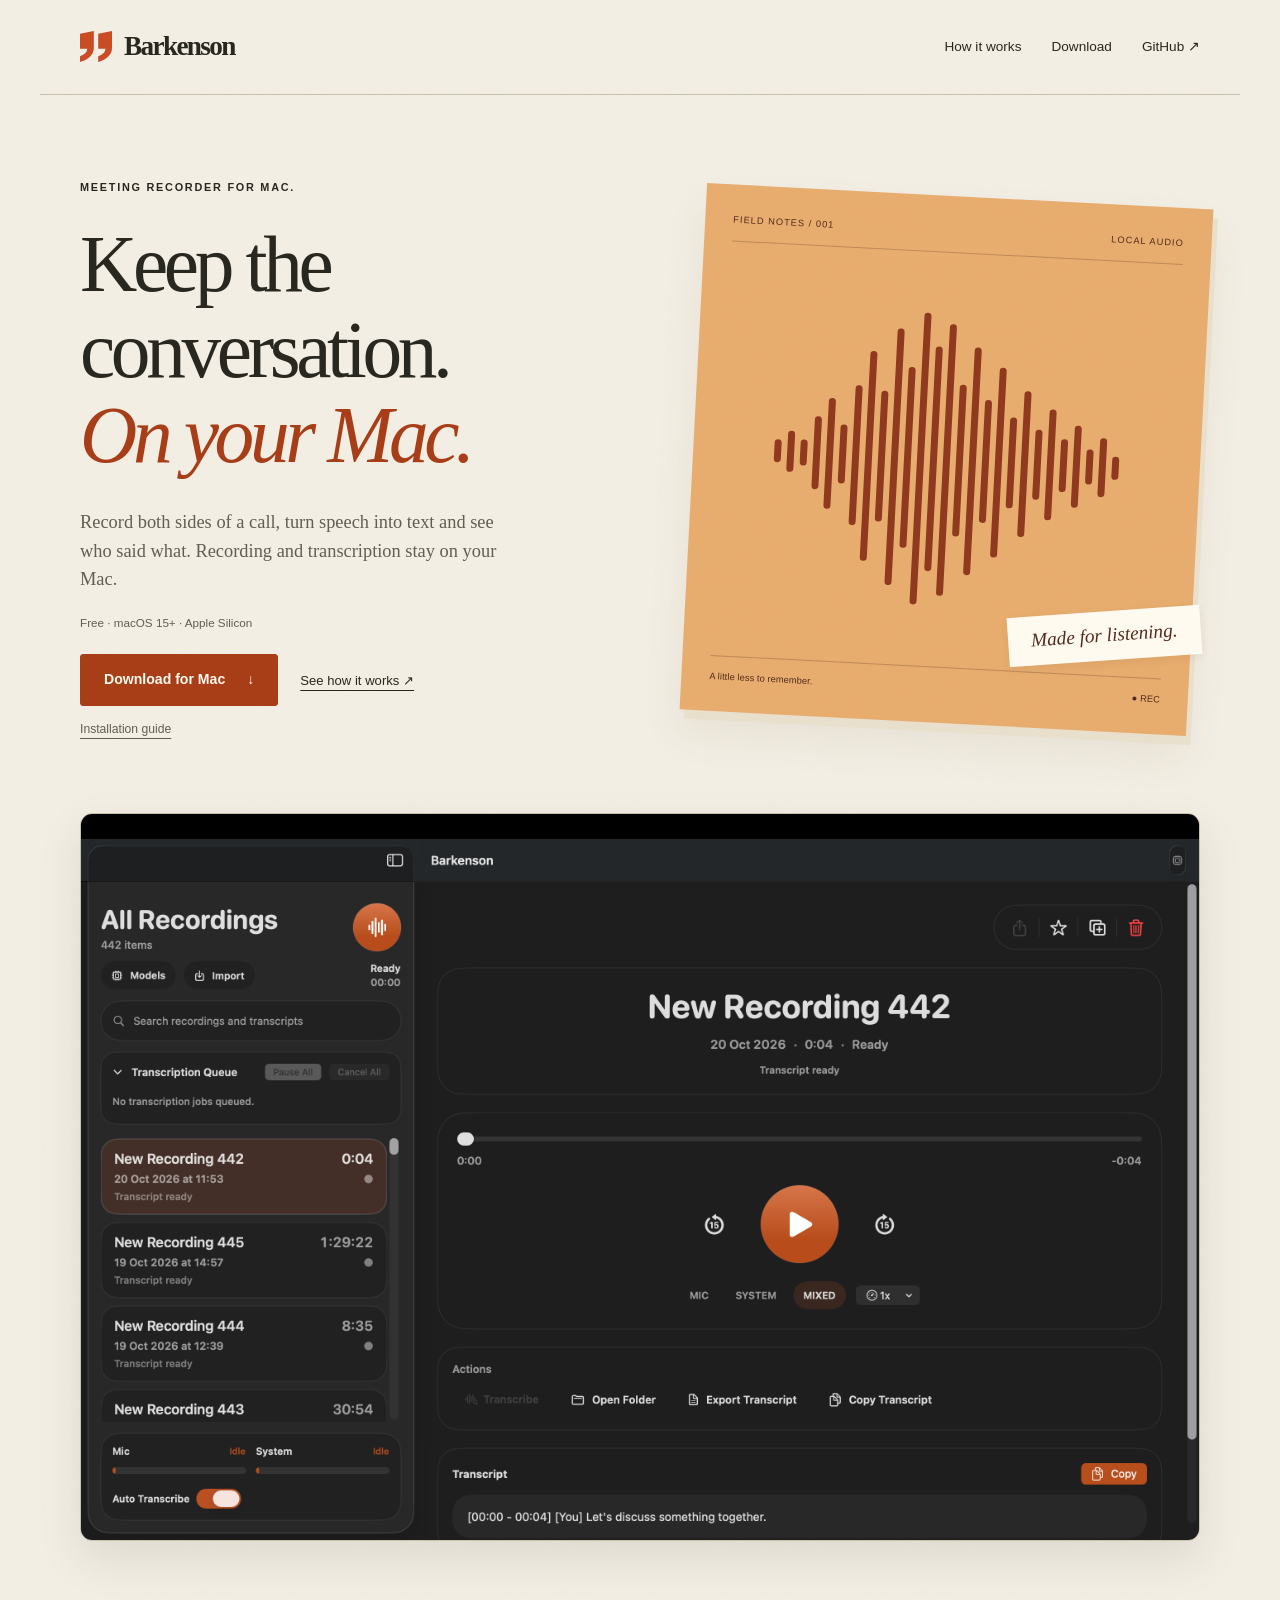
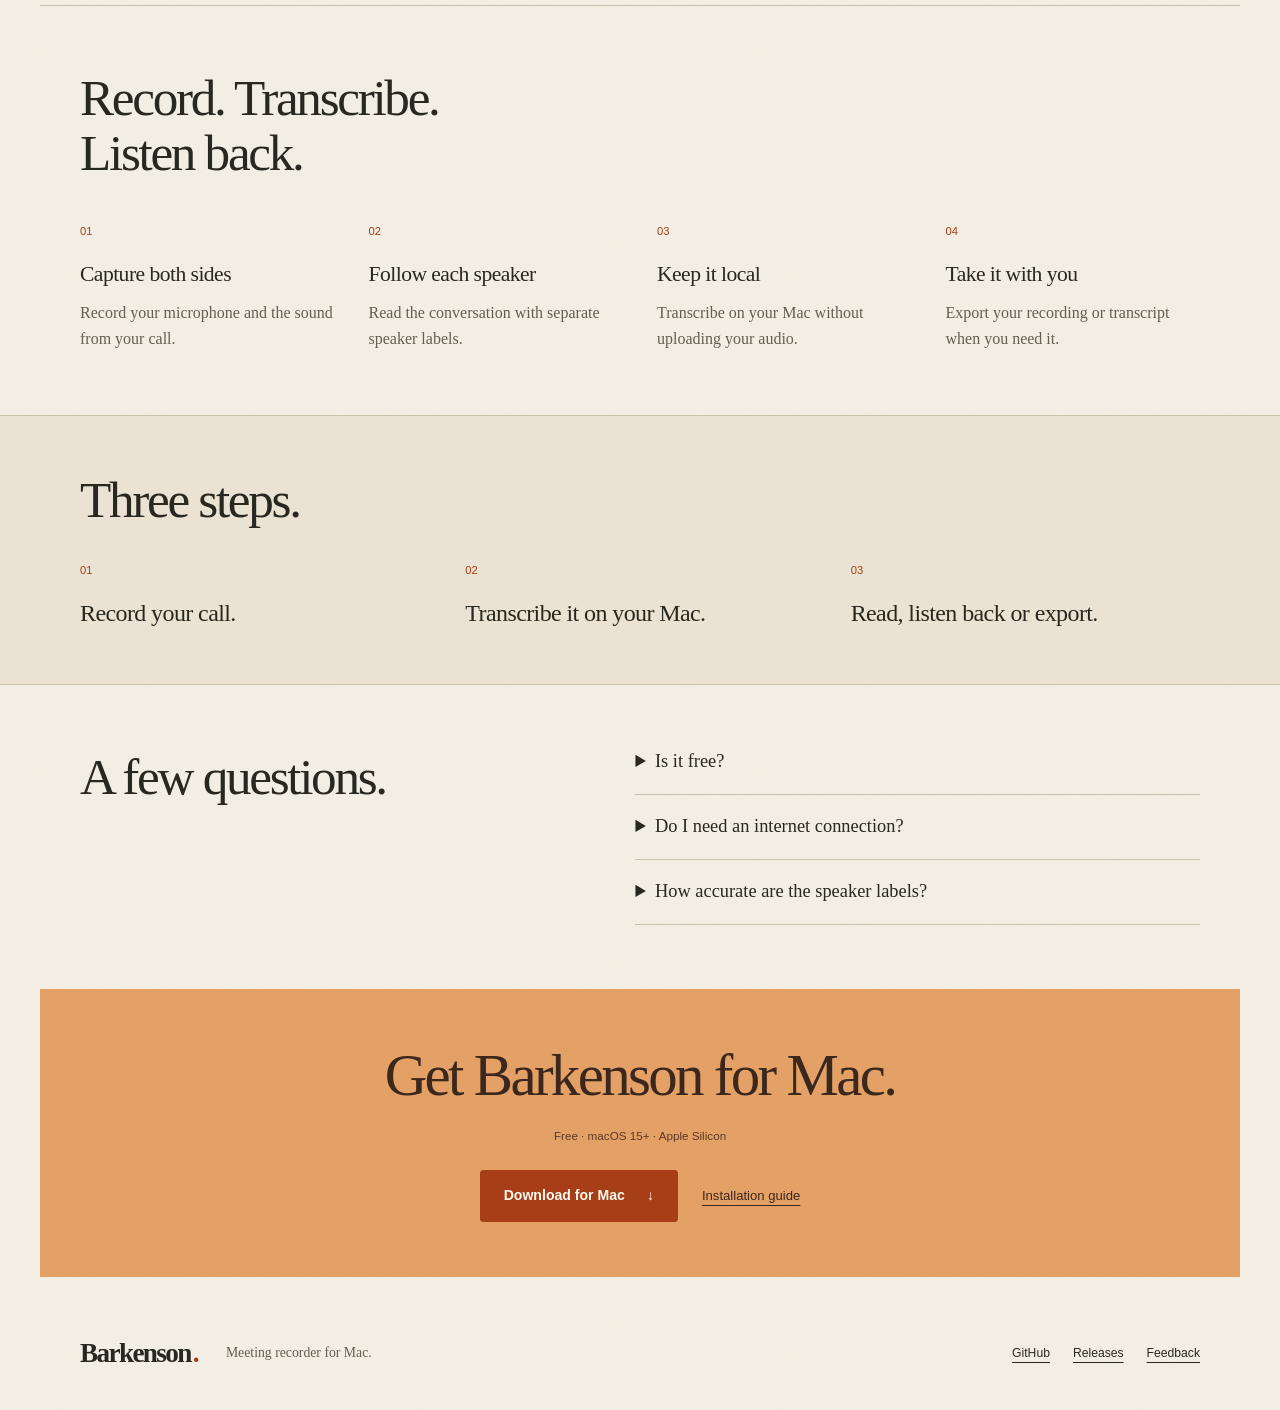
<file: site/index.html>
<!doctype html>
<html lang="en-GB">
<head>
<meta charset="utf-8">
<meta name="viewport" content="width=device-width, initial-scale=1">
<meta name="theme-color" content="#f4efe4">
<title>Barkenson · Meeting recorder for Mac.</title>
<meta name="description" content="Record both sides of a call, turn speech into text and see who said what. Recording and transcription stay on your Mac. Free for macOS 15+ and Apple Silicon.">
<link rel="canonical" href="https://ziz11.github.io/Barkenson-Meeting-recorder-for-Mac/">
<meta property="og:type" content="website">
<meta property="og:locale" content="en_GB">
<meta property="og:title" content="Barkenson · Meeting recorder for Mac.">
<meta property="og:description" content="Record both sides of a call, turn speech into text and see who said what. Recording and transcription stay on your Mac.">
<meta property="og:url" content="https://ziz11.github.io/Barkenson-Meeting-recorder-for-Mac/">
<meta property="og:image" content="https://ziz11.github.io/Barkenson-Meeting-recorder-for-Mac/assets/social.png">
<meta property="og:image:alt" content="Barkenson. Meeting recorder for Mac. Orange sound waves on cream paper.">
<meta name="twitter:card" content="summary_large_image">
<link rel="icon" href="./assets/favicon.svg" type="image/svg+xml">
<link rel="stylesheet" href="./style.css">
</head>
<body>
<a class="skip" href="#main">Skip to content</a>
<header class="masthead wrap">
<a class="wordmark" href="./" aria-label="Barkenson home"><img class="mark" src="./assets/barkenson-mark.svg" width="32" height="32" alt="">Barkenson</a>
<nav aria-label="Main navigation"><a href="#how-it-works">How it works</a><a href="#download">Download</a><a href="https://github.com/ziz11/Barkenson-Meeting-recorder-for-Mac">GitHub <span aria-hidden="true">↗</span></a></nav>
</header>
<main id="main">
<section class="hero wrap" aria-labelledby="hero-title">
<div class="hero-copy"><p class="eyebrow">Meeting recorder for Mac.</p>
<h1 id="hero-title">Keep the<br>conversation.<br><em>On your Mac.</em></h1>
<p class="intro">Record both sides of a call, turn speech into text and see who said what. Recording and transcription stay on your Mac.</p>
<p class="small hero-note">Free · macOS 15+ · Apple Silicon</p>
<div class="actions"><a class="button" href="https://github.com/ziz11/Barkenson-Meeting-recorder-for-Mac/releases/download/v0.1.0-preview.1/Barkenson-0.1.0-build5-macOS.zip">Download for Mac <span aria-hidden="true">↓</span></a><a class="text-link" href="#how-it-works">See how it works <span aria-hidden="true">↗</span></a></div>
<a class="installation-link" href="./installation.html">Installation guide</a></div>
<div class="sound-print" aria-hidden="true"><div class="print-top"><span>FIELD NOTES / 001</span><span>LOCAL AUDIO</span></div><div class="wave"><i style="--h:8%"></i><i style="--h:14%"></i><i style="--h:9%"></i><i style="--h:25%"></i><i style="--h:38%"></i><i style="--h:20%"></i><i style="--h:48%"></i><i style="--h:72%"></i><i style="--h:45%"></i><i style="--h:88%"></i><i style="--h:62%"></i><i style="--h:100%"></i><i style="--h:77%"></i><i style="--h:93%"></i><i style="--h:52%"></i><i style="--h:78%"></i><i style="--h:42%"></i><i style="--h:65%"></i><i style="--h:31%"></i><i style="--h:50%"></i><i style="--h:24%"></i><i style="--h:38%"></i><i style="--h:18%"></i><i style="--h:28%"></i><i style="--h:12%"></i><i style="--h:20%"></i><i style="--h:8%"></i></div><div class="print-bottom"><span>A little less to remember.</span><span>● REC</span></div><span class="paper-label">Made for listening.</span></div>
</section>
<figure class="app-preview wrap">
<a href="./assets/barkenson-app.png" aria-label="View the full-size Barkenson screenshot">
<img src="./assets/barkenson-app.png" width="2704" height="1756" loading="lazy" decoding="async" alt="Barkenson showing recordings, audio playback controls and a completed transcript in dark mode.">
</a>
</figure>
<section class="section wrap" id="how-it-works" aria-labelledby="app-title">
<div class="section-heading"><h2 id="app-title">Record. Transcribe.<br>Listen back.</h2></div>
<div class="features">
<article><span class="number" aria-hidden="true">01</span><h3>Capture both sides</h3><p>Record your microphone and the sound from your call.</p></article>
<article><span class="number" aria-hidden="true">02</span><h3>Follow each speaker</h3><p>Read the conversation with separate speaker labels.</p></article>
<article><span class="number" aria-hidden="true">03</span><h3>Keep it local</h3><p>Transcribe on your Mac without uploading your audio.</p></article>
<article><span class="number" aria-hidden="true">04</span><h3>Take it with you</h3><p>Export your recording or transcript when you need it.</p></article>
</div></section>
<section class="steps-section" aria-labelledby="steps-title"><div class="wrap">
<h2 id="steps-title">Three steps.</h2>
<ol class="steps">
<li><span class="step-number" aria-hidden="true">01</span><h3>Record your call.</h3></li>
<li><span class="step-number" aria-hidden="true">02</span><h3>Transcribe it on your Mac.</h3></li>
<li><span class="step-number" aria-hidden="true">03</span><h3>Read, listen back or export.</h3></li>
</ol></div></section>
<section class="section wrap faq" aria-labelledby="faq-title"><h2 id="faq-title">A few questions.</h2><div class="questions">
<details><summary>Is it free?</summary><p>Yes. Barkenson is free to use.</p></details>
<details><summary>Do I need an internet connection?</summary><p>Only to download the models during setup. Recording and transcription work offline afterwards.</p></details>
<details><summary>How accurate are the speaker labels?</summary><p>Short replies and overlapping voices can be mislabelled. You can rename speakers and check the recording.</p></details>
</div></section>
<section class="download wrap" id="download" aria-labelledby="download-title">
<h2 id="download-title">Get Barkenson for Mac.</h2>
<p class="small">Free · macOS 15+ · Apple Silicon</p>
<div class="download-actions"><a class="button" href="https://github.com/ziz11/Barkenson-Meeting-recorder-for-Mac/releases/download/v0.1.0-preview.1/Barkenson-0.1.0-build5-macOS.zip">Download for Mac <span aria-hidden="true">↓</span></a><a class="text-link" href="./installation.html">Installation guide</a></div>
</section>
</main>
<footer class="wrap"><a class="wordmark" href="./">Barkenson<span class="footer-period">.</span></a><p>Meeting recorder for Mac.</p><nav aria-label="Project links"><a href="https://github.com/ziz11/Barkenson-Meeting-recorder-for-Mac">GitHub</a><a href="https://github.com/ziz11/Barkenson-Meeting-recorder-for-Mac/releases">Releases</a><a href="https://github.com/ziz11/Barkenson-Meeting-recorder-for-Mac/issues">Feedback</a></nav></footer>
</body>
</html>
</file>
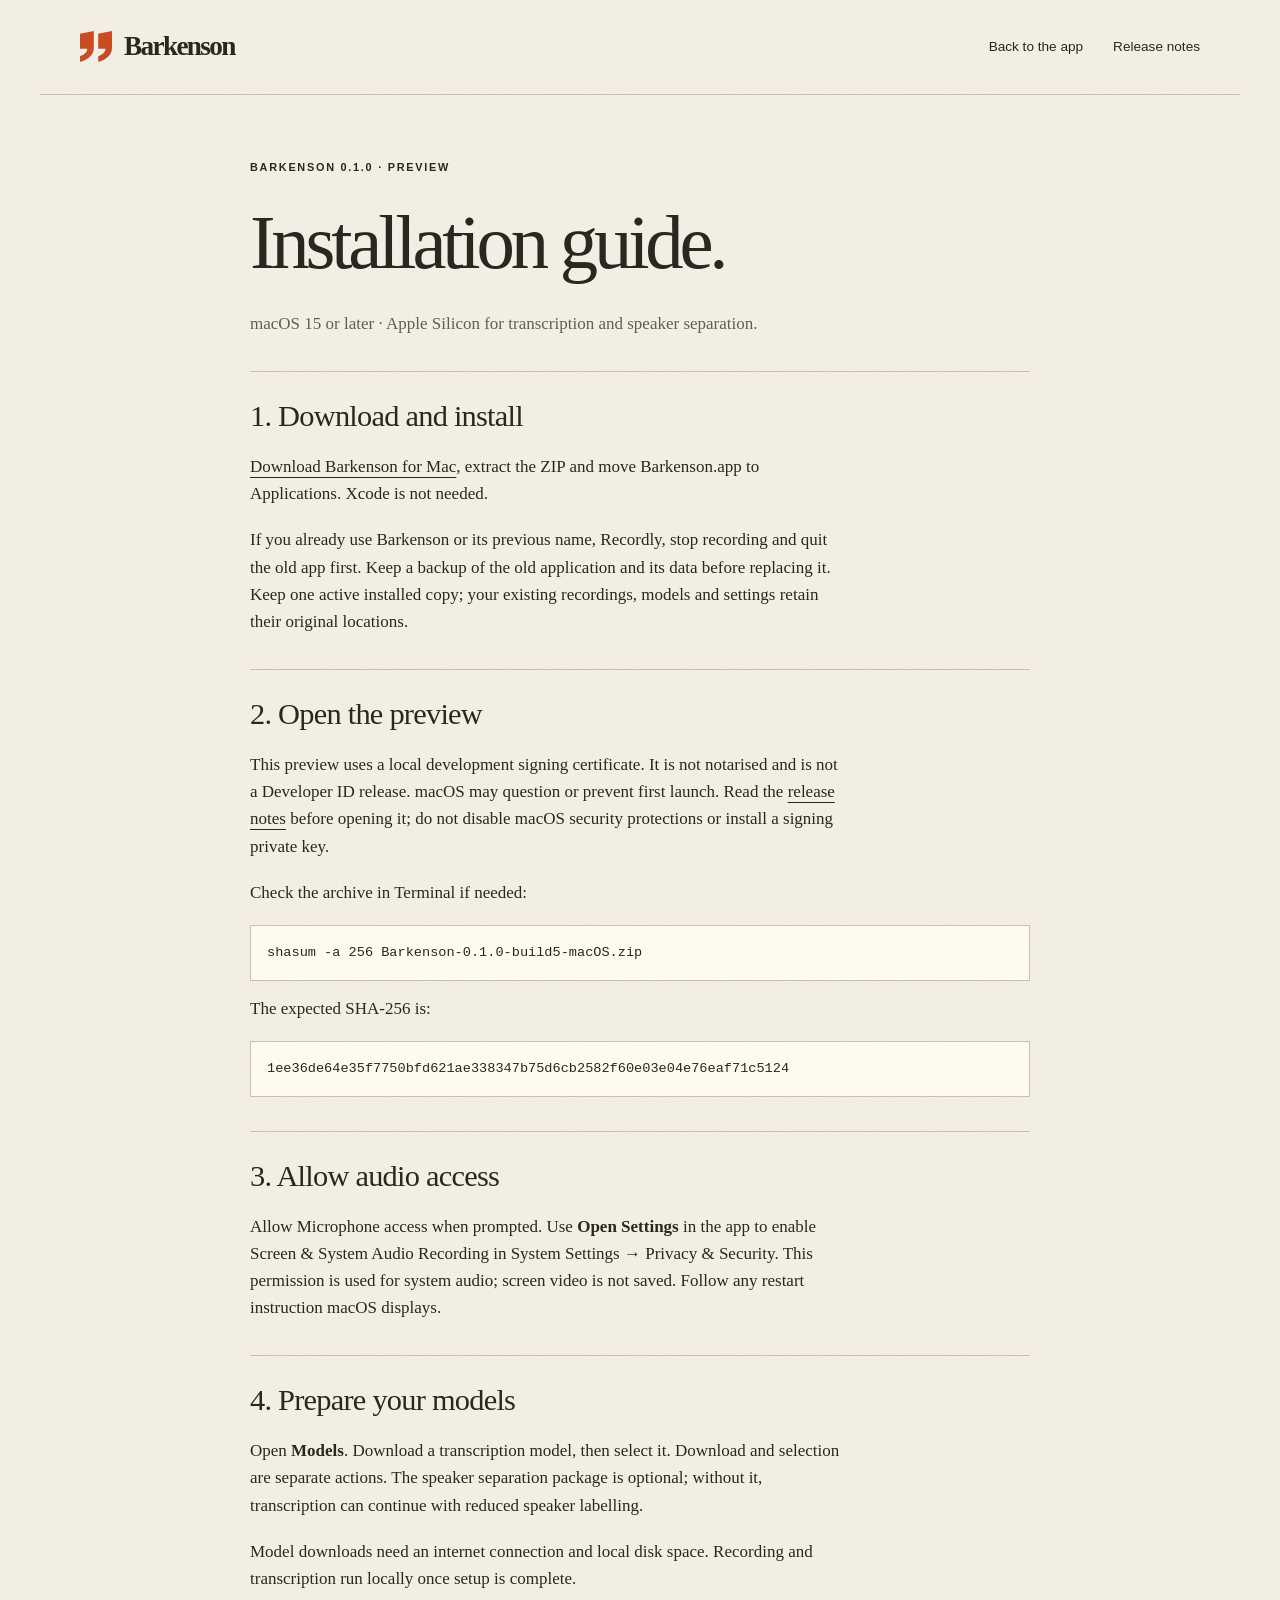
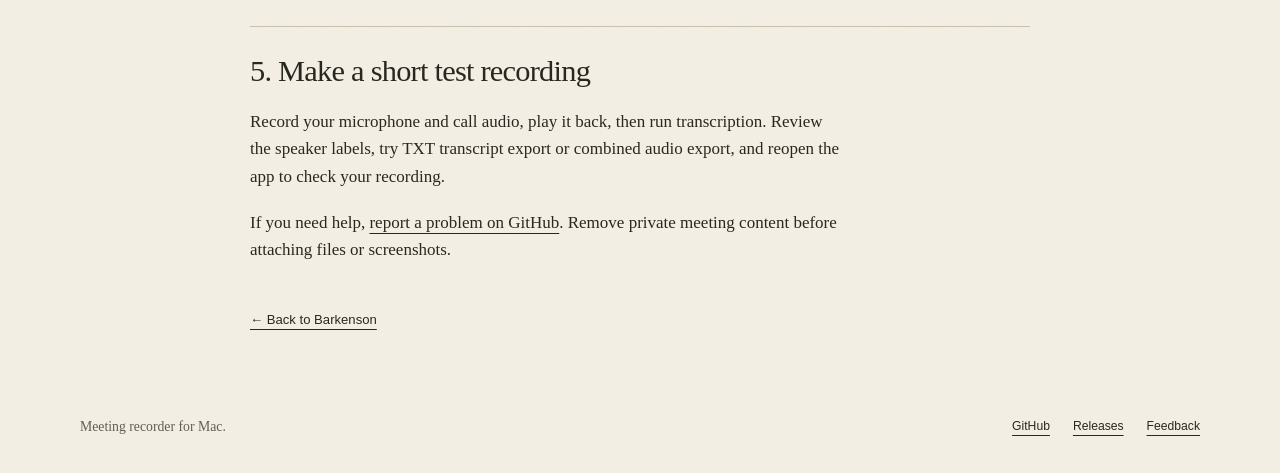
<file: site/installation.html>
<!doctype html>
<html lang="en-GB">
<head>
<meta charset="utf-8">
<meta name="viewport" content="width=device-width, initial-scale=1">
<meta name="theme-color" content="#f4efe4">
<title>Installation guide · Barkenson</title>
<meta name="description" content="Install Barkenson, allow audio access and prepare local transcription on your Mac.">
<link rel="canonical" href="https://ziz11.github.io/Barkenson-Meeting-recorder-for-Mac/installation.html">
<link rel="icon" href="./assets/favicon.svg" type="image/svg+xml">
<link rel="stylesheet" href="./style.css">
</head>
<body>
<a class="skip" href="#main">Skip to content</a>
<header class="masthead wrap"><a class="wordmark" href="./"><img class="mark" src="./assets/barkenson-mark.svg" width="32" height="32" alt="">Barkenson</a><nav aria-label="Main navigation"><a href="./">Back to the app</a><a href="https://github.com/ziz11/Barkenson-Meeting-recorder-for-Mac/releases/tag/v0.1.0-preview.1">Release notes</a></nav></header>
<main class="guide wrap" id="main">
<p class="eyebrow">Barkenson 0.1.0 · Preview</p><h1>Installation guide.</h1>
<p class="guide-intro">macOS 15 or later · Apple Silicon for transcription and speaker separation.</p>
<section aria-labelledby="install"><h2 id="install">1. Download and install</h2><p><a href="https://github.com/ziz11/Barkenson-Meeting-recorder-for-Mac/releases/download/v0.1.0-preview.1/Barkenson-0.1.0-build5-macOS.zip">Download Barkenson for Mac</a>, extract the ZIP and move Barkenson.app to Applications. Xcode is not needed.</p><p>If you already use Barkenson or its previous name, Recordly, stop recording and quit the old app first. Keep a backup of the old application and its data before replacing it. Keep one active installed copy; your existing recordings, models and settings retain their original locations.</p></section>
<section aria-labelledby="opening"><h2 id="opening">2. Open the preview</h2><p>This preview uses a local development signing certificate. It is not notarised and is not a Developer ID release. macOS may question or prevent first launch. Read the <a href="https://github.com/ziz11/Barkenson-Meeting-recorder-for-Mac/releases/tag/v0.1.0-preview.1">release notes</a> before opening it; do not disable macOS security protections or install a signing private key.</p><p>Check the archive in Terminal if needed:</p><pre><code>shasum -a 256 Barkenson-0.1.0-build5-macOS.zip</code></pre><p>The expected SHA-256 is:</p><pre><code>1ee36de64e35f7750bfd621ae338347b75d6cb2582f60e03e04e76eaf71c5124</code></pre></section>
<section aria-labelledby="permissions"><h2 id="permissions">3. Allow audio access</h2><p>Allow Microphone access when prompted. Use <strong>Open Settings</strong> in the app to enable Screen &amp; System Audio Recording in System Settings → Privacy &amp; Security. This permission is used for system audio; screen video is not saved. Follow any restart instruction macOS displays.</p></section>
<section aria-labelledby="models"><h2 id="models">4. Prepare your models</h2><p>Open <strong>Models</strong>. Download a transcription model, then select it. Download and selection are separate actions. The speaker separation package is optional; without it, transcription can continue with reduced speaker labelling.</p><p>Model downloads need an internet connection and local disk space. Recording and transcription run locally once setup is complete.</p></section>
<section aria-labelledby="try"><h2 id="try">5. Make a short test recording</h2><p>Record your microphone and call audio, play it back, then run transcription. Review the speaker labels, try TXT transcript export or combined audio export, and reopen the app to check your recording.</p><p>If you need help, <a href="https://github.com/ziz11/Barkenson-Meeting-recorder-for-Mac/issues">report a problem on GitHub</a>. Remove private meeting content before attaching files or screenshots.</p></section>
<p><a class="text-link" href="./">← Back to Barkenson</a></p>
</main>
<footer class="wrap"><p>Meeting recorder for Mac.</p><nav aria-label="Project links"><a href="https://github.com/ziz11/Barkenson-Meeting-recorder-for-Mac">GitHub</a><a href="https://github.com/ziz11/Barkenson-Meeting-recorder-for-Mac/releases">Releases</a><a href="https://github.com/ziz11/Barkenson-Meeting-recorder-for-Mac/issues">Feedback</a></nav></footer>
</body></html>
</file>
<file: site/style.css>
@charset "UTF-8";
:root { --paper:#f4efe4; --ink:#292820; --muted:#625e51; --orange:#a83e18; --line:#c9c0ad; --cream:#fffaf0; }
* { box-sizing:border-box; }
html { scroll-behavior:smooth; scroll-padding-top:2rem; }
body { margin:0; background:var(--paper) url('./assets/grain.svg'); color:var(--ink); font-family:Georgia,'Times New Roman',serif; font-size:17px; line-height:1.6; }
a { color:inherit; text-underline-offset:5px; }
a:hover { color:var(--orange); }
a:focus-visible,button:focus-visible,summary:focus-visible { outline:3px solid var(--orange); outline-offset:6px; }
p { margin:0 0 1.2rem; }
h1,h2,h3 { font-weight:400; line-height:1.08; margin:0; }
h1 { font-size:clamp(3.6rem,6.2vw,6rem); letter-spacing:-.055em; }
h1 em { font-weight:400; color:var(--orange); }
h2 { font-size:clamp(2.4rem,4vw,3.8rem); letter-spacing:-.045em; }
h3 { font-size:1.35rem; letter-spacing:-.025em; }
nav,.eyebrow,.small,.number,.print-top,.print-bottom,.button,.text-link,.installation-link,.step-number { font-family:Arial,Helvetica,sans-serif; }
.wrap { max-width:1200px; margin-inline:auto; padding-inline:40px; }
.masthead { display:flex; justify-content:space-between; align-items:center; gap:20px; padding-block:25px; border-bottom:1px solid var(--line); }
.wordmark { display:flex; align-items:center; gap:12px; font-size:1.7rem; font-weight:bold; letter-spacing:-.06em; text-decoration:none; white-space:nowrap; }
.mark { display:block; width:32px; height:32px; object-fit:contain; flex:none; }
.masthead nav { display:flex; gap:30px; font-size:.85rem; white-space:nowrap; }
.masthead nav a { text-decoration:none; }
.hero { display:grid; grid-template-columns:1.1fr 1fr; gap:55px; align-items:center; padding-block:84px 72px; }
.eyebrow { text-transform:uppercase; font-size:.68rem; font-weight:600; letter-spacing:.16em; margin-bottom:26px; }
.intro { font-size:1.15rem; line-height:1.55; max-width:425px; margin-top:29px; color:var(--muted); }
.actions { display:flex; align-items:center; flex-wrap:wrap; gap:22px; margin-top:22px; }
.button { display:inline-flex; align-items:center; justify-content:center; gap:22px; background:var(--orange); color:var(--cream); padding:15px 23px; border:1px solid var(--orange); border-radius:3px; font-size:.88rem; font-weight:600; text-decoration:none; line-height:1.4; }
.button:hover { background:#853014; color:white; }
.text-link { font-size:.82rem; font-weight:500; }
.installation-link { display:inline-block; margin-top:14px; font-size:.76rem; color:var(--muted); }
.small { font-size:.73rem; color:var(--muted); }
.hero-note { margin:20px 0 0; }
.sound-print { min-width:0; position:relative; background:#e8ac6d url('./assets/grain.svg'); aspect-ratio:1/1.04; transform:rotate(3deg); padding:28px; box-shadow:5px 9px 0 #e8dfcd,0 22px 40px #54472c14; color:#532b1d; display:flex; flex-direction:column; justify-content:space-between; }
.print-top,.print-bottom { display:flex; justify-content:space-between; font-size:.58rem; letter-spacing:.11em; }
.print-top { border-bottom:1px solid #81533766; padding-bottom:13px; }
.print-bottom { border-top:1px solid #81533766; padding-top:13px; letter-spacing:.01em; }
.wave { height:62%; display:flex; align-items:center; justify-content:center; gap:6px; }
.wave i { height:var(--h); width:7px; flex-shrink:1; background:#8f391f; border-radius:9px; }
.paper-label { position:absolute; right:-9px; bottom:72px; background:var(--cream); padding:9px 23px; transform:rotate(-7deg); font-size:1.2rem; font-style:italic; box-shadow:0 3px 8px #59371714; }
.app-preview { margin-block:0 64px; }
.app-preview a { display:block; cursor:zoom-in; border-radius:12px; }
.app-preview img { display:block; width:100%; height:auto; border:1px solid var(--line); border-radius:12px; box-shadow:0 18px 45px #2928201a; }
.section { padding-block:64px; }
.section-heading { margin-bottom:42px; }
#how-it-works { border-top:1px solid var(--line); }
.features { display:grid; grid-template-columns:repeat(4,minmax(0,1fr)); gap:34px; }
.number { display:block; color:var(--orange); font-size:.7rem; margin-bottom:22px; }
.features h3 { margin-bottom:14px; }
.features p { color:var(--muted); font-size:1rem; margin:0; }
.steps-section { background:#eae2d2; border-block:1px solid var(--line); padding-block:56px; }
.steps { list-style:none; margin:35px 0 0; padding:0; display:grid; grid-template-columns:repeat(3,minmax(0,1fr)); gap:36px; }
.step-number { display:block; color:var(--orange); font-size:.7rem; margin-bottom:18px; }
.steps h3 { font-size:1.5rem; line-height:1.25; max-width:260px; }
.faq { display:grid; grid-template-columns:1fr 1.2fr; gap:85px; }
.questions details { border-bottom:1px solid var(--line); padding-block:19px; }
.questions details:first-child { padding-top:0; }
.questions summary { cursor:pointer; font-size:1.15rem; line-height:1.4; padding-right:12px; }
.questions p { color:var(--muted); font-size:1rem; padding-top:15px; margin-bottom:3px; }
.download { background:#e4a064 url('./assets/grain.svg'); text-align:center; padding-block:55px; margin-bottom:55px; color:#3c271d; }
.download h2 { font-size:clamp(2.7rem,4.6vw,4.3rem); }
.download .small { color:#5b3925; margin:20px 0 24px; }
.download-actions { display:flex; justify-content:center; align-items:center; flex-wrap:wrap; gap:24px; }
footer { display:flex; align-items:center; gap:28px; padding-block:0 35px; }
footer p { font-size:.86rem; color:var(--muted); margin:0; }
footer nav { display:flex; gap:23px; font-size:.76rem; margin-left:auto; }
.footer-period { color:var(--orange); margin-left:-10px; }
.skip { position:absolute; top:-100px; left:12px; z-index:2; background:var(--cream); padding:10px; }
.skip:focus { top:10px; }
.guide { max-width:860px; padding-block:64px; }
.guide h1 { font-size:clamp(2.8rem,6vw,4.8rem); }
.guide-intro { color:var(--muted); margin-top:25px; }
.guide section { border-top:1px solid var(--line); padding-top:28px; margin-top:34px; }
.guide h2 { font-size:1.9rem; letter-spacing:-.025em; margin-bottom:20px; }
.guide p { max-width:70ch; }
.guide pre { white-space:pre-wrap; overflow-wrap:anywhere; font-size:.85rem; background:var(--cream); padding:16px; border:1px solid var(--line); }
.guide>p:last-child { margin-top:42px; }
@media(max-width:900px) {
  .wrap { padding-inline:28px; }
  .hero { gap:30px; padding-block:60px; }
  .features { grid-template-columns:repeat(2,minmax(0,1fr)); gap:34px; }
  .faq { gap:40px; }
  .wave { gap:4px; }
  .wave i { width:5px; }
  footer { flex-wrap:wrap; }
  footer nav { margin-left:0; }
}
@media(max-width:650px) {
  .wrap { padding-inline:22px; }
  .masthead { gap:10px; padding-block:18px; }
  .wordmark { font-size:1.25rem; gap:9px; }
  .mark { width:27px; height:27px; }
  .masthead nav { gap:14px; font-size:.72rem; }
  .masthead nav a:first-child { display:none; }
  .hero { grid-template-columns:minmax(0,1fr); padding-block:45px; gap:38px; }
  .hero h1 { font-size:clamp(2.35rem,12vw,4.8rem); }
  .intro { font-size:1.1rem; }
  .sound-print { max-width:390px; width:calc(100% - 16px); margin:0 auto 8px; aspect-ratio:1.12; }
  .wave { gap:4px; }
  .wave i { width:6px; }
  .app-preview { margin-bottom:42px; }
  .app-preview a,.app-preview img { border-radius:6px; }
  .section { padding-block:48px; }
  .features,.faq,.steps { grid-template-columns:1fr; gap:28px; }
  .features article { border-top:1px solid var(--line); padding-top:20px; }
  .number { margin-bottom:10px; }
  .steps-section { padding-block:45px; }
  .steps { margin-top:28px; }
  .steps li { display:flex; align-items:baseline; gap:20px; }
  .step-number { margin:0; }
  .steps h3 { font-size:1.35rem; max-width:none; }
  .download { margin-inline:12px; margin-bottom:40px; padding-block:45px; }
  .download h2 { font-size:2.8rem; }
  footer { gap:10px 25px; }
  footer p { flex-basis:100%; }
  footer nav { margin-top:12px; gap:25px; }
  .guide { padding-block:42px; }
}
@media(prefers-reduced-motion:reduce) { html { scroll-behavior:auto; } }
@media(forced-colors:active) { .sound-print { border:1px solid CanvasText; } .wave i { background:CanvasText; } .button { border:1px solid ButtonText; } }
</file>
